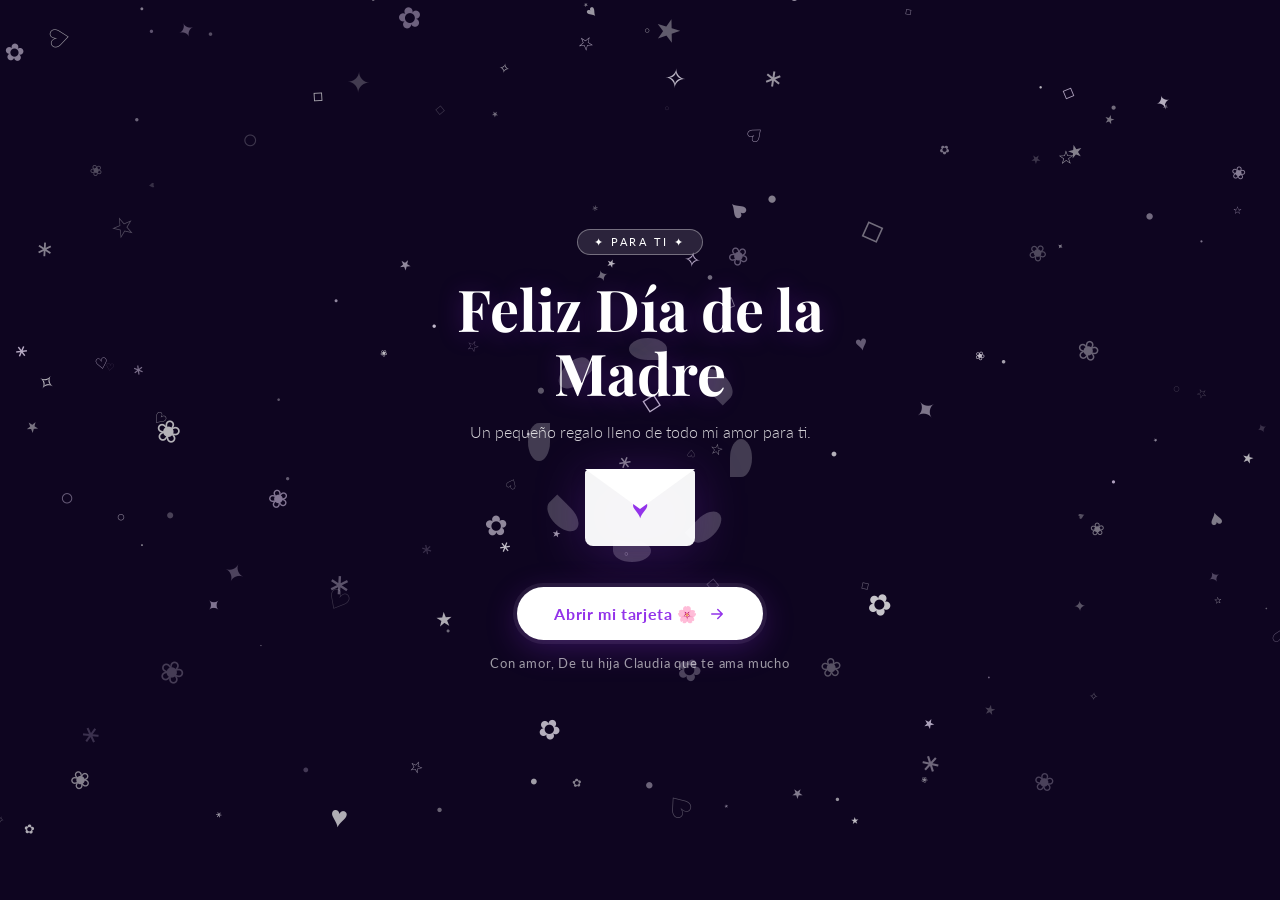
<file: index.html>
<!DOCTYPE html>
<html lang="es">
<head>
  <meta charset="UTF-8" />
  <meta name="viewport" content="width=device-width, initial-scale=1.0"/>
  <title>Feliz Día de la Madre 🌸</title>
  <link rel="preconnect" href="https://fonts.googleapis.com">
  <link href="https://fonts.googleapis.com/css2?family=Playfair+Display:ital,wght@0,400;0,700;1,400&family=Lato:wght@300;400&display=swap" rel="stylesheet">
  <link rel="stylesheet" href="css/welcome.css">
</head>
<body>

  <script>
    window.CARD_CONFIG = {
      recipientName   : "Mamita Claudia",
      senderName      : "De tu hija Claudia que te ama mucho",
      welcomeHeadline : "Feliz Día de la Madre",
      welcomeSubtitle : "Un pequeño regalo lleno de todo mi amor para ti.",
      enterButtonText : "Abrir mi tarjeta 🌸",
      cardUrl         : "card.html",
      primaryColor : "#d8b4fe",
accentColor  : "#9333ea",
textColor    : "#2e1065",
      welcomeBg       : "https://images.unsplash.com/photo-1490750967868-88df5691166a?w=1600&q=80",
      musicUrl        : "assets/Cancion.mp3",
      musicAutoplay   : true,
      musicLoop       : true,
      particles       : true,
    };
  </script>

  <!-- Overlay de transición (negro → invisible al entrar, invisible → negro al salir) -->
  <div class="page-transition" id="js-page-transition"></div>

  <canvas id="particles-canvas"></canvas>

  <div class="welcome-wrapper">
    <div class="petal-ring" aria-hidden="true">
      <span></span><span></span><span></span><span></span>
      <span></span><span></span><span></span><span></span>
    </div>

    <header class="welcome-header">
      <div class="badge">✦ Para ti ✦</div>
      <h1 class="headline" id="js-headline"></h1>
      <p class="subtitle" id="js-subtitle"></p>
    </header>

    <div class="envelope-scene" id="js-envelope">
      <div class="env-flap"></div>
      <div class="env-body">
        <div class="env-heart">♥</div>
      </div>
    </div>

    <button class="enter-btn" id="js-enter-btn" aria-label="Abrir tarjeta">
      <span id="js-btn-text"></span>
      <svg class="btn-arrow" viewBox="0 0 24 24"><path d="M5 12h14M13 6l6 6-6 6"/></svg>
    </button>

    <footer class="welcome-footer">
      <span id="js-sender"></span>
    </footer>
  </div>

  <audio id="bg-music" loop></audio>
  <script src="js/welcome.js"></script>
</body>
</html>
</file>
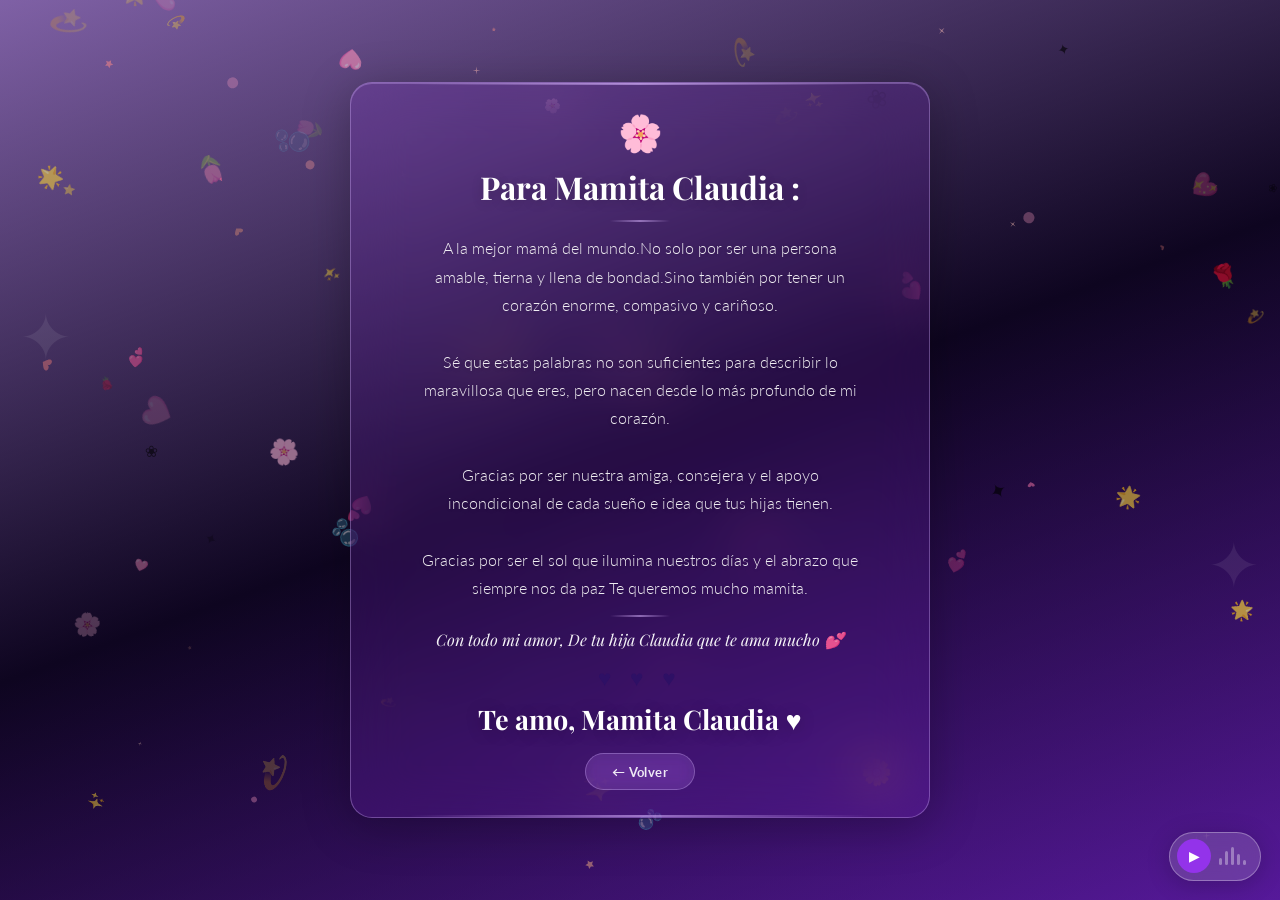
<file: card.html>
<!DOCTYPE html>
<html lang="es">
<head>
  <meta charset="UTF-8"/>
  <meta name="viewport" content="width=device-width, initial-scale=1.0"/>
  <title>Tarjeta · Día de la Madre 🌸</title>
  <link rel="preconnect" href="https://fonts.googleapis.com">
  <link href="https://fonts.googleapis.com/css2?family=Playfair+Display:ital,wght@0,400;0,700;1,400;1,700&family=Lato:wght@300;400;700&display=swap" rel="stylesheet">
  <link rel="stylesheet" href="css/card.css">
</head>
<body>

  <script>
    window.CARD_CONFIG_DEFAULT = {
      recipientName : "Mamita Claudia",
      senderName    : "De tu hija Claudia que te ama mucho",
      cardTitle     : "Feliz Día de la Madre",
     primaryColor : "#d8b4fe",
accentColor  : "#9333ea",
textColor    : "#2e1065",
bgColor      : "#f5f0ff",
      message: "A la mejor mamá del mundo.No solo por ser una persona amable, tierna y llena de bondad.Sino también por tener un corazón enorme, compasivo y cariñoso.\n\n Sé que estas palabras no son suficientes para describir lo maravillosa que eres, pero nacen desde lo más profundo de mi corazón.\n\n Gracias por ser nuestra amiga, consejera y el apoyo incondicional de cada sueño e idea que tus hijas tienen.\n\nGracias por ser el sol que ilumina nuestros días y el abrazo que siempre nos da paz Te queremos mucho mamita.",
      coverQuote: "Para la mujer más especial de mi vida",
      /* pon false para usar solo degradado de color */
      showBgPhotos : false,
      bgImages: [
      ],
      musicUrl     : "assets/Cancion.mp3",
      musicAutoplay: true,
      musicLoop    : true,
      showParticles: true,
      backUrl      : "index.html",
    };
  </script>

  <!-- Overlay de entrada (fade-in al llegar) -->
  <div class="page-transition" id="js-page-transition"></div>

  <!-- Fondo slideshow -->
  <div class="bg-slideshow" aria-hidden="true">
    <div class="bg-slide active" id="bg-slide-0"></div>
    <div class="bg-slide"        id="bg-slide-1"></div>
    <div class="bg-slide"        id="bg-slide-2"></div>
    <div class="bg-slide"        id="bg-slide-3"></div>
  </div>
  <div class="bg-overlay" aria-hidden="true"></div>

  <!-- Partículas -->
  <canvas id="card-particles" aria-hidden="true"></canvas>

  <!-- Música -->
  <audio id="card-music" loop></audio>
  <div class="music-bar" id="js-music-bar" aria-label="Control de música">
    <button class="music-btn" id="js-music-toggle" title="Play / Pause">
      <span id="js-music-icon">▶</span>
    </button>
    <div class="music-wave" id="js-music-wave" aria-hidden="true">
      <span></span><span></span><span></span><span></span><span></span>
    </div>
  </div>

  <!-- ══ CARTA — centrada, sin scroll ══ -->
  <section class="carta-section visible" id="js-carta">
    <div class="msg-deco left"  aria-hidden="true">✦</div>
    <div class="msg-deco right" aria-hidden="true">✦</div>

    <article class="message-card" id="js-message-card">
      <div class="msg-top-flower" aria-hidden="true">🌸</div>
      <h2 class="msg-to" id="js-msg-to"></h2>
      <div class="msg-divider"></div>
      <p class="msg-body" id="js-msg-body"></p>
      <div class="msg-divider"></div>
      <p class="msg-from" id="js-msg-from"></p>
      <div class="msg-closing-row" aria-hidden="true">
        <span class="closing-hearts-inline" id="js-hearts"></span>
      </div>
      <h3 class="closing-text" id="js-closing"></h3>
      <a class="back-btn" id="js-back" href="#">← Volver</a>
    </article>
  </section>

  <script src="js/card.js"></script>
</body>
</html>
</file>
<file: css/welcome.css>
/* ── Welcome Screen CSS ── */
*, *::before, *::after { box-sizing: border-box; margin: 0; padding: 0; }

:root {
  --primary: #d8b4fe;
  --accent:  #9333ea;
  --text:    #2e1065;
  --white:   #faf5ff;
  --shadow:  rgba(147, 51, 234, 0.28);
}

html, body {
  width: 100%; height: 100%;
  overflow: hidden;
  font-family: 'Lato', sans-serif;
}

body {
  display: flex;
  align-items: center;
  justify-content: center;
  background: #0e0520;
  color: var(--text);
}

/* ── Imagen de fondo ── */
body::before {
  content: '';
  position: fixed; inset: 0;
  background-image: var(--bg-image, none);
  background-size: cover;
  background-position: center;
  filter: brightness(.45) saturate(.8);
  z-index: 0;
}

/* ══════════════════════════════════════
   TRANSICIÓN DE PÁGINA
══════════════════════════════════════ */
.page-transition {
  position: fixed;
  inset: 0;
  z-index: 9999;
  background: #0e0520;
  pointer-events: none;
  opacity: 1;
  transition: opacity .7s ease;
}
.page-transition.done {
  opacity: 0;
  pointer-events: none;
}

/* ── Canvas de partículas ── */
#particles-canvas {
  position: fixed; inset: 0;
  pointer-events: none;
  z-index: 1;
}

/* ── Wrapper central ── */
.welcome-wrapper {
  position: relative;
  z-index: 10;
  text-align: center;
  padding: 2.5rem 2rem;
  max-width: 480px;
  width: 92%;
  animation: fadeUp .9s cubic-bezier(.22,1,.36,1) both;
}

/* ══════════════════════════════════════
   CORAZÓN DECORATIVO (reemplaza el círculo)
══════════════════════════════════════ */
.heart-deco {
  position: absolute;
  inset: -60px;
  pointer-events: none;
  z-index: -1;
  display: flex;
  align-items: center;
  justify-content: center;
}
.heart-deco svg {
  width: 260px;
  height: 260px;
  opacity: .13;
  animation: heartbeat-slow 4s ease-in-out infinite;
}

/* ── Petal ring ── */
.petal-ring {
  position: absolute;
  inset: -40px;
  pointer-events: none;
  z-index: -1;
}
.petal-ring span {
  position: absolute;
  width: 22px; height: 38px;
  background: rgba(255,255,255,.22);
  border-radius: 50% 50% 50% 0;
  top: 50%; left: 50%;
  transform-origin: 0 0;
}
.petal-ring span:nth-child(1) { transform: rotate(0deg)   translate(90px,-11px); }
.petal-ring span:nth-child(2) { transform: rotate(45deg)  translate(90px,-11px); }
.petal-ring span:nth-child(3) { transform: rotate(90deg)  translate(90px,-11px); }
.petal-ring span:nth-child(4) { transform: rotate(135deg) translate(90px,-11px); }
.petal-ring span:nth-child(5) { transform: rotate(180deg) translate(90px,-11px); }
.petal-ring span:nth-child(6) { transform: rotate(225deg) translate(90px,-11px); }
.petal-ring span:nth-child(7) { transform: rotate(270deg) translate(90px,-11px); }
.petal-ring span:nth-child(8) { transform: rotate(315deg) translate(90px,-11px); }

/* ── Badge ── */
.badge {
  display: inline-block;
  font-size: .7rem;
  letter-spacing: .22em;
  text-transform: uppercase;
  color: #fff;
  background: rgba(255,255,255,.12);
  border: 1px solid rgba(255,255,255,.35);
  border-radius: 50px;
  padding: .3rem 1rem;
  margin-bottom: 1.4rem;
  animation: fadeUp .9s .1s both;
}

/* ── Headline ── */
.headline {
  font-family: 'Playfair Display', serif;
  font-size: clamp(2.2rem, 8vw, 3.6rem);
  font-weight: 700;
  color: #fff;
  line-height: 1.1;
  text-shadow: 0 2px 24px var(--shadow);
  animation: fadeUp .9s .18s both;
}

/* ── Subtitle ── */
.subtitle {
  margin-top: .9rem;
  font-size: 1rem;
  font-weight: 300;
  color: rgba(255,255,255,.82);
  line-height: 1.6;
  animation: fadeUp .9s .26s both;
}

/* ── Divisor blanco ── */
.welcome-divider {
  margin: 1.4rem auto;
  width: 50px; height: 1.5px;
  background: linear-gradient(90deg, transparent, rgba(255,255,255,.55), transparent);
  border-radius: 2px;
  animation: fadeUp .9s .28s both;
}

/* ── Envelope ── */
.envelope-scene {
  margin: 1.6rem auto;
  width: 110px; height: 76px;
  cursor: pointer;
  filter: drop-shadow(0 8px 24px var(--shadow));
  animation: fadeUp .9s .32s both, float 3.5s ease-in-out infinite 1s;
}
.env-body {
  width: 110px; height: 76px;
  background: rgba(255,255,255,.96);
  border-radius: 4px 4px 8px 8px;
  position: relative;
  display: flex; align-items: center; justify-content: center;
  box-shadow: 0 4px 16px rgba(0,0,0,.12),
              inset 0 1px 0 rgba(255,255,255,.8);
}
.env-flap {
  position: absolute;
  top: -1px; left: 0;
  width: 0; height: 0;
  border-left: 55px solid transparent;
  border-right: 55px solid transparent;
  border-top: 40px solid #fff;
  z-index: 2;
}
.env-heart {
  font-size: 1.8rem;
  color: var(--accent);
  animation: heartbeat 1.4s ease-in-out infinite;
}

/* ── Enter Button ── */
.enter-btn {
  display: inline-flex;
  align-items: center;
  gap: .6rem;
  margin-top: 1rem;
  padding: .9rem 2.2rem;
  border: 2px solid rgba(255,255,255,.9);
  border-radius: 50px;
  background: #fff;
  color: var(--accent);
  font-family: 'Lato', sans-serif;
  font-size: 1rem;
  font-weight: 700;
  letter-spacing: .04em;
  cursor: pointer;
  box-shadow: 0 8px 32px var(--shadow),
              0 0 0 4px rgba(255,255,255,.08);
  transition: transform .2s, box-shadow .2s;
  animation: fadeUp .9s .4s both;
}
.enter-btn:hover {
  transform: translateY(-3px);
  box-shadow: 0 14px 40px var(--shadow), 0 0 0 6px rgba(255,255,255,.12);
}
.enter-btn:active { transform: scale(.97); }

.btn-arrow {
  width: 18px; height: 18px;
  stroke: var(--accent);
  stroke-width: 2;
  fill: none;
  stroke-linecap: round;
  stroke-linejoin: round;
}

/* ── Estrellas decorativas blancas ── */
.star-row {
  margin-top: 1.4rem;
  color: rgba(255,255,255,.35);
  font-size: .75rem;
  letter-spacing: .6rem;
  animation: fadeUp .9s .46s both;
}

/* ── Footer ── */
.welcome-footer {
  margin-top: .9rem;
  font-size: .82rem;
  color: rgba(255,255,255,.6);
  letter-spacing: .06em;
  animation: fadeUp .9s .5s both;
}

/* ── Keyframes ── */
@keyframes fadeUp {
  from { opacity: 0; transform: translateY(22px); }
  to   { opacity: 1; transform: translateY(0); }
}
@keyframes float {
  0%,100% { transform: translateY(0); }
  50%      { transform: translateY(-10px); }
}
@keyframes heartbeat {
  0%,100% { transform: scale(1); }
  50%      { transform: scale(1.18); }
}
@keyframes heartbeat-slow {
  0%,100% { transform: scale(1);    opacity: .13; }
  50%      { transform: scale(1.06); opacity: .2;  }
}

/* ── Responsive ── */
@media (max-width: 380px) {
  .headline { font-size: 2rem; }
  .welcome-wrapper { padding: 1.5rem 1rem; }
}
</file>
<file: css/card.css>
/* ── Card CSS ── */
*, *::before, *::after { box-sizing: border-box; margin: 0; padding: 0; }

:root {
  --primary : #d8b4fe;
  --accent  : #9333ea;
  --text    : #2e1065;
  --bg      : #faf5ff;
  --white   : #ffffff;
  --shadow  : rgba(147,51,234,.28);
  --radius  : 22px;
}

html, body {
  height: 100%;
  overflow: hidden;
  font-family: 'Lato', sans-serif;
  color: var(--text);
  background: #0e0520;
}

/* ══════════════════════════════════════
   TRANSICIÓN DE PÁGINA
══════════════════════════════════════ */
.page-transition {
  position: fixed; inset: 0;
  z-index: 9999;
  background: #0e0520;
  pointer-events: none;
  opacity: 1;
  transition: opacity .65s ease;
}
.page-transition.done { opacity: 0; }

/* ══════════════════════════════════════
   FONDO SLIDESHOW
══════════════════════════════════════ */
.bg-slideshow { position: fixed; inset: 0; z-index: 0; }
.bg-slide {
  position: absolute; inset: 0;
  background-size: cover;
  background-position: center;
  opacity: 0;
  transition: opacity 1.8s ease-in-out;
  animation: kenBurns 18s ease-in-out infinite alternate;
}
.bg-slide.active { opacity: 1; }

@keyframes kenBurns {
  0%   { transform: scale(1)    translateX(0)   translateY(0); }
  33%  { transform: scale(1.06) translateX(-1%) translateY(1%); }
  66%  { transform: scale(1.04) translateX(1.5%)translateY(-1%); }
  100% { transform: scale(1.08) translateX(-1%) translateY(-1%); }
}

.bg-overlay {
  position: fixed; inset: 0; z-index: 1;
  background: linear-gradient(160deg,
    rgba(216,180,254,.52) 0%,
    rgba(14,5,32,.50)     50%,
    rgba(147,51,234,.42)  100%);
}

.bg-slideshow.color-only {
  background: linear-gradient(160deg, #1e0645 0%, #0e0520 50%, #2a0660 100%);
}
.bg-slideshow.color-only .bg-slide { display: none; }

/* ══════════════════════════════════════
   PARTÍCULAS
══════════════════════════════════════ */
#card-particles {
  position: fixed; inset: 0;
  pointer-events: none; z-index: 2;
}

/* ══════════════════════════════════════
   MÚSICA
══════════════════════════════════════ */
.music-bar {
  position: fixed; bottom: 1.2rem; right: 1.2rem;
  z-index: 999;
  display: flex; align-items: center; gap: .5rem;
  background: rgba(255,255,255,.15);
  backdrop-filter: blur(14px); -webkit-backdrop-filter: blur(14px);
  border: 1px solid rgba(255,255,255,.3);
  border-radius: 50px;
  padding: .4rem .85rem .4rem .45rem;
  box-shadow: 0 4px 24px rgba(0,0,0,.2);
}
.music-btn {
  width: 34px; height: 34px;
  border: none; border-radius: 50%;
  background: var(--accent); color: #fff;
  font-size: .85rem; cursor: pointer;
  display: grid; place-items: center;
  transition: transform .2s, background .2s;
}
.music-btn:hover { transform: scale(1.1); background: #7e22ce; }

.music-wave { display: flex; align-items: flex-end; gap: 3px; height: 18px; }
.music-wave span {
  display: block; width: 3px;
  background: #fff; border-radius: 3px;
  animation: wave 1s ease-in-out infinite;
}
.music-wave span:nth-child(1) { height:  7px; animation-delay: 0s;   }
.music-wave span:nth-child(2) { height: 14px; animation-delay: .15s; }
.music-wave span:nth-child(3) { height: 18px; animation-delay: .3s;  }
.music-wave span:nth-child(4) { height: 11px; animation-delay: .45s; }
.music-wave span:nth-child(5) { height:  5px; animation-delay: .6s;  }
.music-wave.paused span { animation-play-state: paused; opacity: .35; }

@keyframes wave {
  0%,100% { transform: scaleY(.4); }
  50%      { transform: scaleY(1);  }
}

/* ══════════════════════════════════════
   CARTA — fixed, centrada, sin scroll
══════════════════════════════════════ */
.carta-section {
  position: fixed; inset: 0; z-index: 10;
  display: flex;
  align-items: center;
  justify-content: center;
  padding: 1.25rem 1.25rem;
  overflow: hidden;
  opacity: 0; visibility: hidden; pointer-events: none;
  transition: opacity .8s ease .1s, visibility .8s ease .1s;
}
.carta-section.visible {
  opacity: 1; visibility: visible; pointer-events: auto;
}

.msg-deco {
  position: absolute; font-size: 4rem;
  color: rgba(255,255,255,.08);
  user-select: none; pointer-events: none;
}
.msg-deco.left  { left: 1.2rem; top: 33%; }
.msg-deco.right { right: 1.2rem; bottom: 33%; }

/* ── Tarjeta ── */
.message-card {
  max-height: calc(100dvh - 2.5rem);
  overflow: auto;

  background: rgba(147,51,234,.17);
  backdrop-filter: blur(28px); -webkit-backdrop-filter: blur(28px);
  border: 1.5px solid rgba(216,180,254,.35);
  border-radius: var(--radius);
  box-shadow: 0 8px 48px rgba(0,0,0,.28), inset 0 1px 0 rgba(216,180,254,.3);

  padding: clamp(1.2rem, 3vh, 2.4rem) clamp(1.6rem, 6vw, 4rem);

  max-width: 580px; width: 100%;
  position: relative;
  display: flex; flex-direction: column; align-items: center;
  gap: 0;

  transform: translateY(20px) scale(.97);
  transition: transform .8s cubic-bezier(.22,1,.36,1) .15s,
              opacity   .8s ease .15s;
  opacity: 0;
}
.carta-section.visible .message-card {
  transform: translateY(0) scale(1);
  opacity: 1;
}

.message-card::before,
.message-card::after {
  content: '';
  position: absolute; left: 10%; right: 10%; height: 2px;
  background: linear-gradient(90deg, transparent, rgba(216,180,254,.6), transparent);
  border-radius: 2px; pointer-events: none;
}
.message-card::before { top: 0; }
.message-card::after  { bottom: 0; }

/* ── Flor ── */
.msg-top-flower {
  font-size: clamp(1.6rem, 4vh, 2.4rem);
  margin-bottom: clamp(.4rem, 1.2vh, .9rem);
  display: block; text-align: center;
  animation: heartbeat 2.2s ease-in-out infinite;
}

/* ── Destinatario ── */
.msg-to {
  font-family: 'Playfair Display', serif;
  font-size: clamp(1.15rem, 3.5vh, 2rem);
  font-weight: 700; color: #fff; text-align: center;
  text-shadow: 0 2px 12px rgba(0,0,0,.2);
}

/* ── Divisor ── */
.msg-divider {
  margin: clamp(.5rem, 1.4vh, 1.1rem) auto;
  width: 60px; height: 1.5px;
  background: linear-gradient(90deg, transparent, rgba(216,180,254,.55), transparent);
  flex-shrink: 0;
}

/* ── Cuerpo ── */
.msg-body {
  font-size: clamp(.82rem, 1.8vh, 1.05rem);
  line-height: 1.75;
  color: rgba(255,255,255,.92);
  font-weight: 300;
  white-space: pre-line;
  text-align: center;
  text-shadow: 0 1px 4px rgba(0,0,0,.15);
}

/* ── Firma ── */
.msg-from {
  text-align: center;
  font-family: 'Playfair Display', serif;
  font-style: italic;
  font-size: clamp(.85rem, 1.8vh, 1rem);
  color: rgba(255,255,255,.95);
}

/* ── Corazones ── */
.msg-closing-row {
  text-align: center;
  margin-top: clamp(.6rem, 1.5vh, 1.4rem);
}
.closing-hearts-inline {
  font-size: clamp(1.2rem, 2.5vh, 1.6rem);
  letter-spacing: .4rem;
  animation: heartbeat 1.8s ease-in-out infinite;
  display: inline-block;
}

/* ── Frase final ── */
.closing-text {
  font-family: 'Playfair Display', serif;
  font-size: clamp(1.1rem, 3vh, 1.9rem);
  font-weight: 700; color: #fff; text-align: center;
  margin-top: clamp(.3rem, 1vh, .7rem);
  text-shadow: 0 2px 16px rgba(0,0,0,.25);
}

/* ── Botón Volver ── */
.back-btn {
  display: block; width: fit-content;
  margin: clamp(.8rem, 1.8vh, 1.6rem) auto 0;
  padding: .6rem 1.6rem;
  border-radius: 50px;
  background: rgba(216,180,254,.13);
  backdrop-filter: blur(8px); -webkit-backdrop-filter: blur(8px);
  border: 1px solid rgba(216,180,254,.35);
  color: rgba(255,255,255,.9);
  text-decoration: none; font-weight: 700;
  font-size: .82rem; letter-spacing: .03em;
  transition: background .2s, transform .2s;
  flex-shrink: 0;
}
.back-btn:hover { background: rgba(216,180,254,.25); transform: translateY(-2px); }

/* ══════════════════════════════════════
   KEYFRAMES
══════════════════════════════════════ */
@keyframes heartbeat {
  0%,100% { transform: scale(1);    }
  50%      { transform: scale(1.2);  }
}

/* ══════════════════════════════════════
   RESPONSIVE MÓVIL
══════════════════════════════════════ */
@media (max-width: 600px) {
  .carta-section {
    padding: .4rem .5rem;
    padding-top: max(.4rem, env(safe-area-inset-top));
    padding-bottom: max(.4rem, env(safe-area-inset-bottom));
  }

  .message-card {
    border-radius: 14px;
    max-height: calc(100dvh - .8rem);
    overflow-y: auto;
    background: rgba(30, 5, 60, 0.78);
    backdrop-filter: none; -webkit-backdrop-filter: none;
    border-color: rgba(216,180,254,.2);
    padding: .8rem 1rem 1rem;
  }

  .msg-body          { text-align: left; font-size: .78rem; line-height: 1.55; }
  .msg-top-flower    { font-size: 1.2rem; margin-bottom: .2rem; }
  .msg-to            { font-size: 1rem; }
  .msg-from          { font-size: .76rem; }
  .closing-text      { font-size: .95rem; margin-top: .2rem; }
  .msg-divider       { margin: .35rem auto; }
  .msg-closing-row   { margin-top: .3rem; }
  .closing-hearts-inline { font-size: .95rem; }
  .back-btn          { margin-top: .6rem; padding: .45rem 1.1rem; font-size: .76rem; }
  .msg-deco          { display: none; }

  .music-bar {
    top: max(.7rem, env(safe-area-inset-top));
    bottom: auto;
    right: .7rem;
  }
}

@media (max-width: 380px) {
  .msg-body { line-height: 1.5; font-size: .73rem; }
}
</file>
